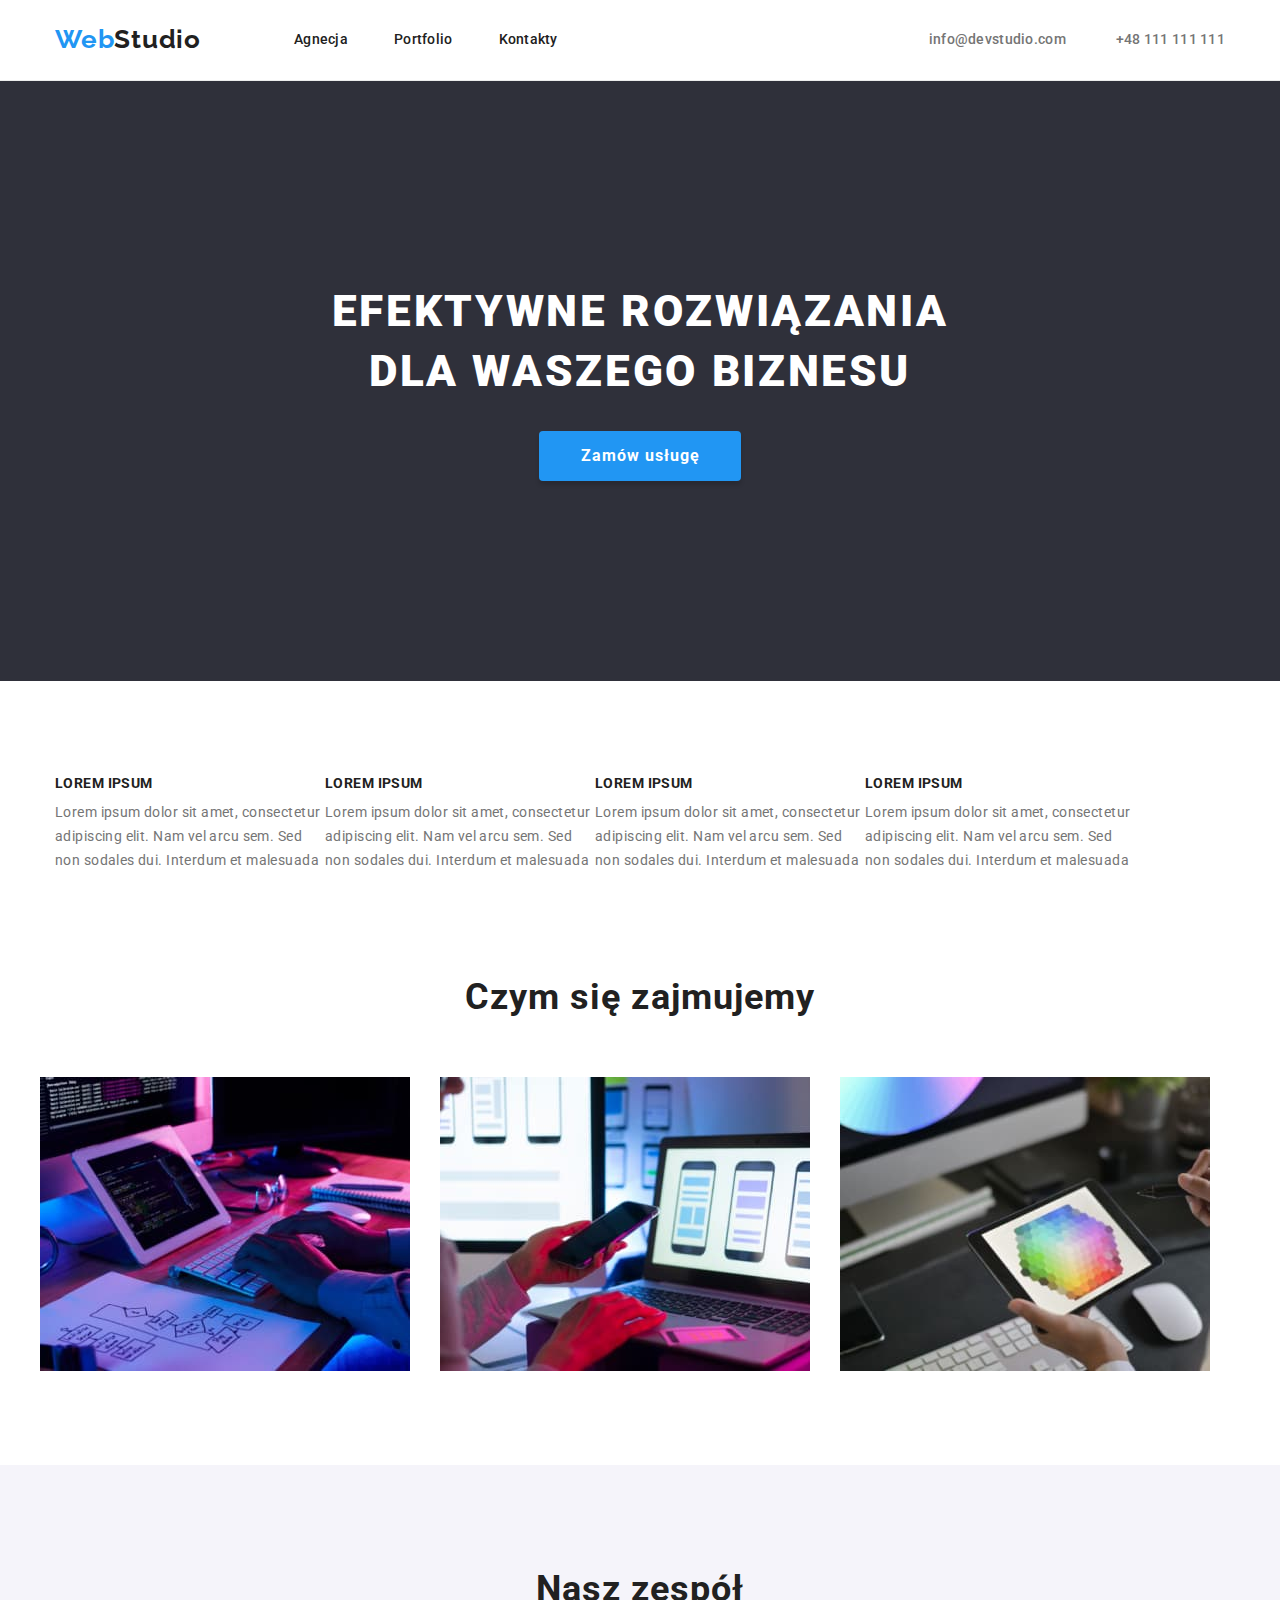
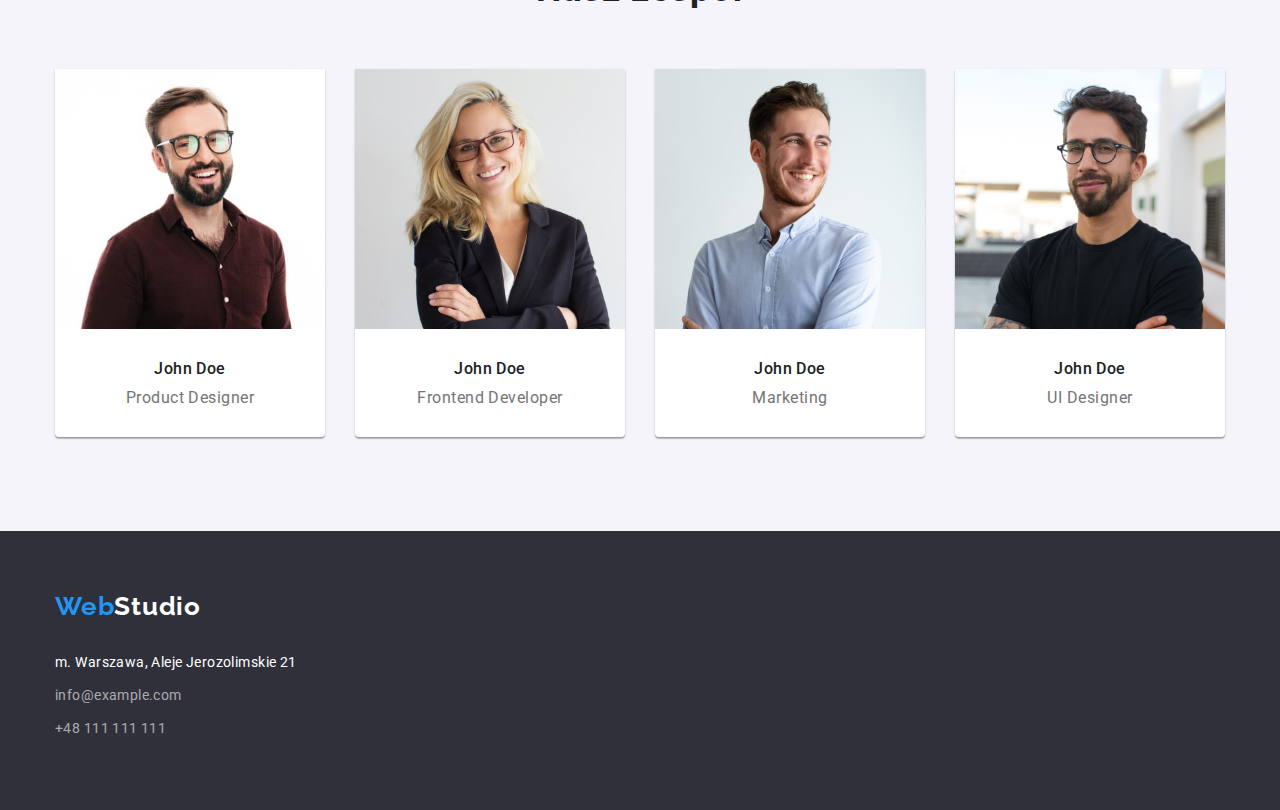
<file: index.html>
<!DOCTYPE html>
<html lang="en">
  <head>
    <meta charset="UTF-8" />
    <meta http-equiv="X-UA-Compatible" content="IE=edge" />
    <meta name="viewport" content="width=device-width, initial-scale=1.0" />
    <link
      rel="stylesheet"
      href="https://cdnjs.cloudflare.com/ajax/libs/modern-normalize/1.0.0/modern-normalize.min.css"
    />
    <link rel="stylesheet" href="css/styles.css" />
    <link rel="preconnect" href="https://fonts.googleapis.com" />
    <link rel="preconnect" href="https://fonts.gstatic.com" crossorigin />
    <link
      href="https://fonts.googleapis.com/css2?family=Raleway:wght@700&family=Roboto:wght@400;500;700;900&display=swap"
      rel="stylesheet"
    />
    <title>WebStudio</title>
  </head>
  <body>
    <header class="header">
      <div class="container">
        <nav class="navigation">
          <a class="navigation-logo" href="index.html"
            ><span class="logo-blue-theme">Web</span><span class="logo-light-theme">Studio</span></a
          >
          <ul class="navigation-list list">
            <li class="navigation-list-item">
              <a class="navigation-list-link" href="index.html">Agnecja</a>
            </li>
            <li class="navigation-list-item">
              <a class="navigation-list-link" href="portfolio.html">Portfolio</a>
            </li>
            <li class="navigation-list-item">
              <a class="navigation-list-link" href="#">Kontakty</a>
            </li>
          </ul>
        </nav>
        <ul class="address-list list">
          <li class="address-list-item">
            <a class="address-list-link" href="mailto:info@devstudio.com">info@devstudio.com</a>
          </li>
          <li class="address-list-item">
            <a class="address-list-link" href="tel:+48111111111">+48 111 111 111</a>
          </li>
        </ul>
      </div>
    </header>
    <main>
      <!-- Hero -->
      <section class="hero">
        <div class="container">
          <h1 class="hero-header">EFEKTYWNE ROZWIĄZANIA DLA WASZEGO BIZNESU</h1>
          <button class="modal-btn" type="button">Zamów usługę</button>
        </div>
      </section>
      <!-- Our strengths -->
      <section class="our-strengths section">
        <div class="container">
          <ul class="our-strengths-list list">
            <li class="our-strengths-list-item">
              <h3 class="our-strengths-header">LOREM IPSUM</h3>
              <p class="our-strengths-text">
                Lorem ipsum dolor sit amet, consectetur adipiscing elit. Nam vel arcu sem. Sed non
                sodales dui. Interdum et malesuada
              </p>
            </li>
            <li class="our-strengths-list-item">
              <h3 class="our-strengths-header">LOREM IPSUM</h3>
              <p class="our-strengths-text">
                Lorem ipsum dolor sit amet, consectetur adipiscing elit. Nam vel arcu sem. Sed non
                sodales dui. Interdum et malesuada
              </p>
            </li>
            <li class="our-strengths-list-item">
              <h3 class="our-strengths-header">LOREM IPSUM</h3>
              <p class="our-strengths-text">
                Lorem ipsum dolor sit amet, consectetur adipiscing elit. Nam vel arcu sem. Sed non
                sodales dui. Interdum et malesuada
              </p>
            </li>
            <li class="our-strengths-list-item">
              <h3 class="our-strengths-header">LOREM IPSUM</h3>
              <p class="our-strengths-text">
                Lorem ipsum dolor sit amet, consectetur adipiscing elit. Nam vel arcu sem. Sed non
                sodales dui. Interdum et malesuada
              </p>
            </li>
          </ul>
        </div>
      </section>
      <!-- Work -->
      <section class="work section">
        <div class="container">
          <h2 class="secondary-header">Czym się zajmujemy</h2>
          <ul class="work-list list">
            <li class="work-list-item">
              <img
                class="work-list-photo"
                src="./images/work/work_1.jpg"
                alt="programing"
                width="370"
                height="294"
              />
            </li>
            <li class="work-list-item">
              <img
                class="work-list-photo"
                src="./images/work/work_2.jpg"
                alt="mobile application"
                width="370"
                height="294"
              />
            </li>
            <li class="work-list-item">
              <img
                class="work-list-photo"
                src="./images/work/work_3.jpg"
                alt="color choice"
                width="370"
                height="294"
              />
            </li>
          </ul>
        </div>
      </section>
      <!-- Our team-->
      <section class="our-team section">
        <div class="container">
          <h2 class="secondary-header">Nasz zespół</h2>
          <ul class="our-team-list list">
            <li class="our-team-list-item">
              <img
                class="our-team-list-photo"
                src="./images/team/John_Doe_1.jpg"
                alt="John Doe 1 photo"
                width="270"
                height="260"
              />
              <h3 class="our-team-name">John Doe</h3>
              <p class="our-team-job">Product Designer</p>
            </li>
            <li class="our-team-list-item">
              <img
                class="our-team-list-photo"
                src="./images/team/John_Doe_2.jpg"
                alt="John Doe 2 photo"
                width="270"
                height="260"
              />
              <h3 class="our-team-name">John Doe</h3>
              <p class="our-team-job">Frontend Developer</p>
            </li>
            <li class="our-team-list-item">
              <img
                class="our-team-list-photo"
                src="./images/team/John_Doe_3.jpg"
                alt="John Doe 3 photo"
                width="270"
                height="260"
              />
              <h3 class="our-team-name">John Doe</h3>
              <p class="our-team-job">Marketing</p>
            </li>
            <li class="our-team-list-item">
              <img
                class="our-team-list-photo"
                src="./images/team/John_Doe_4.jpg"
                alt="John Doe 4 photo"
                width="270"
                height="260"
              />
              <h3 class="our-team-name">John Doe</h3>
              <p class="our-team-job">UI Designer</p>
            </li>
          </ul>
        </div>
      </section>
    </main>
    <footer class="footer">
      <div class="container">
        <a class="navigation-logo" href="index.html"
          ><span class="logo-blue-theme">Web</span><span class="logo-dark-theme">Studio</span></a
        >
        <address class="footer-address">
          <ul class="footer-address-list list">
            <li class="footer-address-list-item">
              <a
                class="footer-address-list-map"
                href="https://goo.gl/maps/gkjf9qV8hJjLytW16"
                target="_blank"
                >m. Warszawa, Aleje Jerozolimskie 21
              </a>
            </li>
            <li class="footer-address-list-item">
              <a class="footer-address-list-link" href="mailto:info@example.com"
                >info@example.com</a
              >
            </li>
            <li class="footer-address-list-item">
              <a class="footer-address-list-link" href="tel:+48111111111">+48 111 111 111</a>
            </li>
          </ul>
        </address>
      </div>
    </footer>
  </body>
</html>
</file>
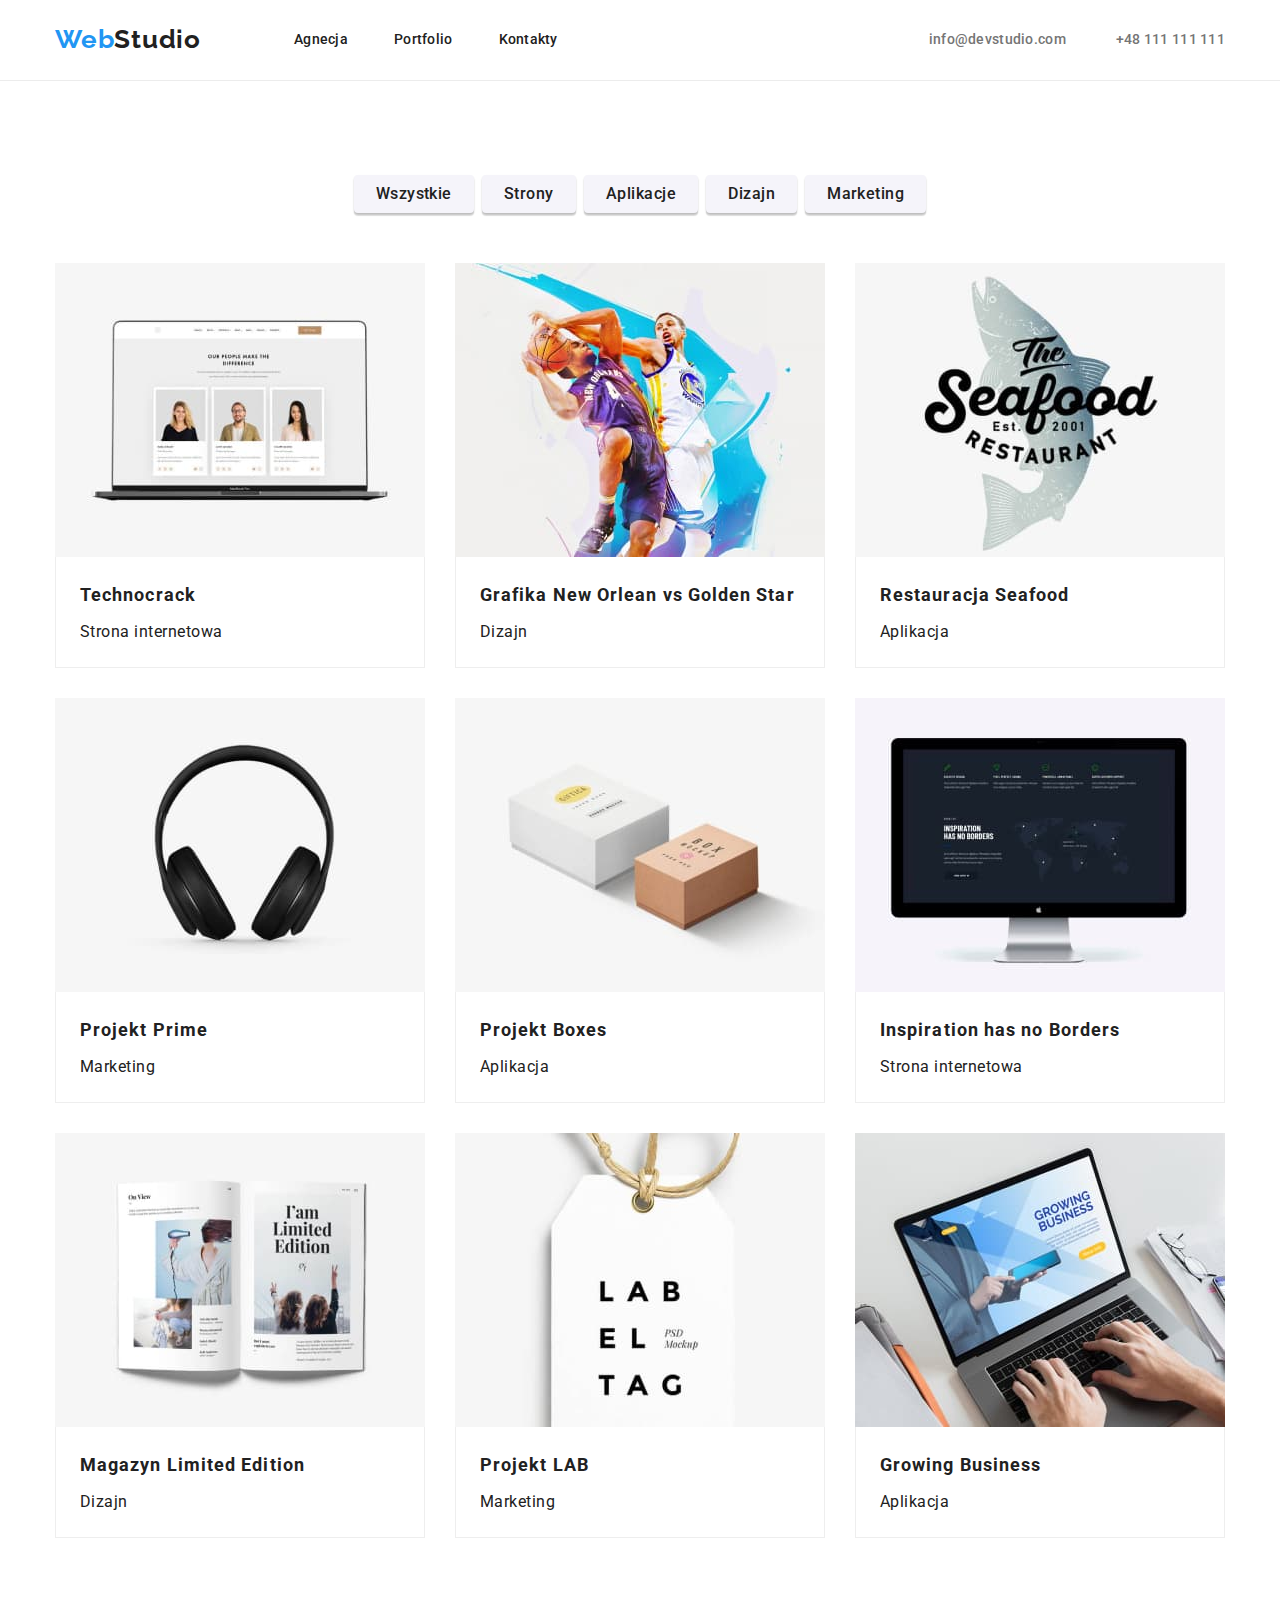
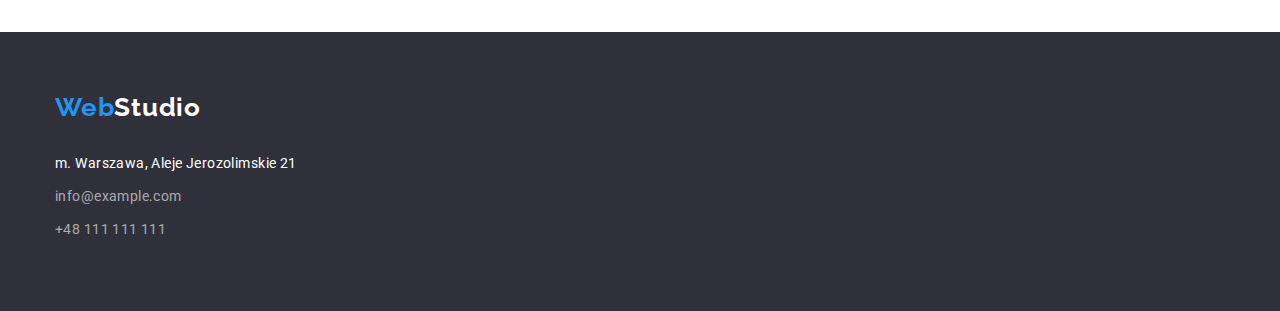
<file: portfolio.html>
<!DOCTYPE html>
<html lang="en">
  <head>
    <meta charset="UTF-8" />
    <meta http-equiv="X-UA-Compatible" content="IE=edge" />
    <meta name="viewport" content="width=device-width, initial-scale=1.0" />
    <link
      rel="stylesheet"
      href="https://cdnjs.cloudflare.com/ajax/libs/modern-normalize/1.0.0/modern-normalize.min.css"
    />
    <link rel="stylesheet" href="css/styles.css" />
    <link rel="preconnect" href="https://fonts.googleapis.com" />
    <link rel="preconnect" href="https://fonts.gstatic.com" crossorigin />
    <link
      href="https://fonts.googleapis.com/css2?family=Raleway:wght@700&family=Roboto:wght@400;500;700;900&display=swap"
      rel="stylesheet"
    />
    <title>Portfolio</title>
  </head>
  <body>
    <header class="header">
      <div class="container">
        <nav class="navigation">
          <a class="navigation-logo" href="index.html"
            ><span class="logo-blue-theme">Web</span><span class="logo-light-theme">Studio</span></a
          >
          <ul class="navigation-list list">
            <li class="navigation-list-item">
              <a class="navigation-list-link" href="index.html">Agnecja</a>
            </li>
            <li class="navigation-list-item">
              <a class="navigation-list-link" href="portfolio.html">Portfolio</a>
            </li>
            <li class="navigation-list-item">
              <a class="navigation-list-link" href="#">Kontakty</a>
            </li>
          </ul>
        </nav>
        <ul class="address-list list">
          <li class="address-list-item">
            <a class="address-list-link" href="mailto:info@devstudio.com">info@devstudio.com</a>
          </li>
          <li class="address-list-item">
            <a class="address-list-link" href="tel:+48111111111">+48 111 111 111</a>
          </li>
        </ul>
      </div>
    </header>

    <main>
      <!-- filters -->
      <section class="porfolio-filters section">
        <div class="filters-view container">
          <ul class="filters-list list">
            <li class="filters-list-item">
              <button class="filters-list-button" type="button">Wszystkie</button>
            </li>
            <li class="filters-list-item">
              <button class="filters-list-button" type="button">Strony</button>
            </li>
            <li class="filters-list-item">
              <button class="filters-list-button" type="button">Aplikacje</button>
            </li>
            <li class="filters-list-item">
              <button class="filters-list-button" type="button">Dizajn</button>
            </li>
            <li class="filters-list-item">
              <button class="filters-list-button" type="button">Marketing</button>
            </li>
          </ul>
        </div>
        <!-- project -->
        <div class="project">
          <div class="container">
            <ul class="project-list list">
              <li class="project-list-item">
                <img
                  class="project-list-photo"
                  src="./images/portfolio/technocrack.jpg"
                  alt="laptop"
                  width="370"
                  height="294"
                />
                <div class="project-list-wraper">
                  <h3 class="project-list-name">Technocrack</h3>
                  <p class="project-list-title">Strona internetowa</p>
                </div>
              </li>
              <li class="project-list-item">
                <img
                  class="project-list-photo"
                  src="./images/portfolio/neworleanvsgoldenstar.jpg"
                  alt="basketball players"
                  width="370"
                  height="294"
                />
                <div class="project-list-wraper">
                  <h3 class="project-list-name">Grafika New Orlean vs Golden Star</h3>
                  <p class="project-list-title">Dizajn</p>
                </div>
              </li>
              <li class="project-list-item">
                <img
                  class="project-list-photo"
                  src="./images/portfolio/seafood.jpg"
                  alt="fish"
                  width="370"
                  height="294"
                />
                <div class="project-list-wraper">
                  <h3 class="project-list-name">Restauracja Seafood</h3>
                  <p class="project-list-title">Aplikacja</p>
                </div>
              </li>
              <li class="project-list-item">
                <img
                  class="project-list-photo"
                  src="./images/portfolio/prime.jpg"
                  alt="headphones"
                  width="370"
                  height="294"
                />
                <div class="project-list-wraper">
                  <h3 class="project-list-name">Projekt Prime</h3>
                  <p class="project-list-title">Marketing</p>
                </div>
              </li>
              <li class="project-list-item">
                <img
                  class="project-list-photo"
                  src="./images/portfolio/boxes.jpg"
                  alt="boxes"
                  width="370"
                  height="294"
                />
                <div class="project-list-wraper">
                  <h3 class="project-list-name">Projekt Boxes</h3>
                  <p class="project-list-title">Aplikacja</p>
                </div>
              </li>
              <li class="project-list-item">
                <img
                  class="project-list-photo"
                  src="./images/portfolio/borders.jpg"
                  alt="monitor"
                  width="370"
                  height="294"
                />
                <div class="project-list-wraper">
                  <h3 class="project-list-name">Inspiration has no Borders</h3>
                  <p class="project-list-title">Strona internetowa</p>
                </div>
              </li>
              <li class="project-list-item">
                <img
                  class="project-list-photo"
                  src="./images/portfolio/magazyn.jpg"
                  alt="magazyn"
                  width="370"
                  height="294"
                />
                <div class="project-list-wraper">
                  <h3 class="project-list-name">Magazyn Limited Edition</h3>
                  <p class="project-list-title">Dizajn</p>
                </div>
              </li>
              <li class="project-list-item">
                <img
                  class="project-list-photo"
                  src="./images/portfolio/lab.jpg"
                  alt="label"
                  width="370"
                  height="294"
                />
                <div class="project-list-wraper">
                  <h3 class="project-list-name">Projekt LAB</h3>
                  <p class="project-list-title">Marketing</p>
                </div>
              </li>
              <li class="project-list-item">
                <img
                  class="project-list-photo"
                  src="./images/portfolio/growing.jpg"
                  alt="computer"
                  width="370"
                  height="294"
                />
                <div class="project-list-wraper">
                  <h3 class="project-list-name">Growing Business</h3>
                  <p class="project-list-title">Aplikacja</p>
                </div>
              </li>
            </ul>
          </div>
        </div>
      </section>
    </main>
    <footer class="footer">
      <div class="container">
        <a class="navigation-logo" href="index.html"
          ><span class="logo-blue-theme">Web</span><span class="logo-dark-theme">Studio</span></a
        >
        <address class="footer-address">
          <ul class="footer-address-list list">
            <li class="footer-address-list-item">
              <a
                class="footer-address-list-map"
                href="https://goo.gl/maps/gkjf9qV8hJjLytW16"
                target="_blank"
                >m. Warszawa, Aleje Jerozolimskie 21
              </a>
            </li>
            <li class="footer-address-list-item">
              <a class="footer-address-list-link" href="mailto:info@example.com"
                >info@example.com</a
              >
            </li>
            <li class="footer-address-list-item">
              <a class="footer-address-list-link" href="tel:+48111111111">+48 111 111 111</a>
            </li>
          </ul>
        </address>
      </div>
    </footer>
  </body>
</html>
</file>
<file: css/styles.css>
:root {
  --main-font: "Roboto", sans-serif;
  --secondary-font: "Raleway", sans-serif;
  --main-color: #212121;
  --blue-color: #2196f3;
  --white-color: #ffffff;
  --grey-color: #757575;
  --main-bgc: #e5e5e5;
  --second-bgc: #eeeeee;
  --white-bgc: #ffffff;
  --dark-bgc: #2f303a;
  --grey-bgc: #f5f4fa;
}

body {
  font-family: var(--main-font), "Raleway", sans-serif;
  color: var(--main-color);
}

h1,
h2,
h3,
h4,
h5,
h6 {
  margin: 0;
  padding: 0;
}

ol,
ul {
  margin: 0;
  padding: 0;
}

p {
  margin: 0;
  padding: 0;
}

img {
  display: block;
}

.list {
  list-style: none;
}

.header {
  border-bottom: 1px solid #ececec;
}

.container {
  width: 1200px;
  margin: 0 auto;
  padding: 0 15px;
  align-items: center;
}

.section {
  padding-top: 94px;
  /* padding-bottom: 94px; */
}

.section:not(.our-strengths) {
  padding-bottom: 94px;
}
/* ========== COMPONENTS ========== */

.navigation-list-link,
.address-list-link {
  font-weight: 500;
  font-size: 14px;
  line-height: 1.143;
  letter-spacing: 0.02em;
  text-decoration: none;
}

.our-team-name,
.our-team-job {
  font-size: 16px;
  line-height: 1.187;
  text-align: center;
  letter-spacing: 0.03em;
}

.footer-address-list-map,
.footer-address-list-link {
  font-size: 14px;
  line-height: 1.714;
  letter-spacing: 0.03em;
  text-decoration: none;
  font-style: normal;
}
/* ========== END COMPONENTS ========== */

/* ========== HEADER ========== */
.navigation-logo {
  font-family: var(--secondary-font);
  font-weight: 700;
  font-size: 26px;
  line-height: 1.192;
  letter-spacing: 0.03em;
  text-decoration: none;
}
.logo-blue-theme {
  color: var(--blue-color);
}
.logo-light-theme {
  color: var(--main-color);
}
.logo-dark-theme {
  color: var(--white-color);
}

.navigation-list-link {
  color: var(--main-color);
}

.address-list-link {
  color: var(--grey-color);
}

.navigation-list-link:hover,
.navigation-list-link:focus,
.address-list-link:hover,
.address-list-link:focus {
  color: #2196f3;
}

.header .container {
  display: flex;
  padding-top: 24px;
  padding-bottom: 25px;
  align-items: center;
}

.navigation {
  display: flex;
}

.navigation-logo {
  margin-right: 93px;
}

.navigation-list {
  display: flex;
  align-items: center;
}

.navigation-list-item:not(:last-child) {
  margin-right: 46px;
}

.address-list {
  display: flex;
  margin-left: auto;
}

.address-list-link {
  margin-left: 50px;
}

/* ========== END HEADER ========== */

/* ========== HERO ========== */

.hero .container {
  display: flex;
  flex-direction: column;
  padding-top: 200px;
  padding-bottom: 200px;
}

.hero-header {
  padding-bottom: 30px;
  max-width: 696px;
  font-weight: 900;
  font-size: 44px;
  line-height: 1.364;
  text-align: center;
  letter-spacing: 0.06em;
  text-transform: uppercase;
}
.hero {
  background-color: var(--dark-bgc);
  color: var(--white-color);
}

.modal-btn {
  padding: 10px 41px 10px 42px;
  font-weight: 700;
  font-size: 16px;
  line-height: 1.875;
  text-align: center;
  letter-spacing: 0.06em;
  background: var(--blue-color);
  box-shadow: 0px 4px 4px rgba(0, 0, 0, 0.15);
  border-radius: 4px;
  border: none;
  color: var(--white-color);
  cursor: pointer;
}
/* ========== END HERO ========== */

/* ========== OUR STRENGTHS ========== */

.our-strengths .container {
  display: flex;
}

.our-strengths-list {
  display: flex;
  justify-content: space-between;
}
.our-strengths-list-item {
  max-width: 270px;
  align-items: center;
}
.our-strengths-header {
  font-weight: 700;
  font-size: 14px;
  line-height: 1.143;
  letter-spacing: 0.03em;
  text-transform: uppercase;
}

.our-strengths-text {
  margin-top: 10px;
  font-size: 14px;
  line-height: 1.714;
  letter-spacing: 0.03em;
  color: var(--grey-color);
}
/* ========== END OUR STRENGTHS ========== */

/* ========== WORK ========== */
.work .container {
  display: flex;
  flex-direction: column;
}

.work-list {
  display: flex;
}

.secondary-header {
  padding-bottom: 50px;
  font-weight: 700;
  font-size: 36px;
  line-height: 1.667;
  text-align: center;
  letter-spacing: 0.03em;
}

/* .work-list-photo:not(:last-child) {
  margin-right: 30px;
} */

.work-list-photo {
  margin-right: 30px;
}
/* ========== END WORK ========== */

/* ========== OUR TEAM ========== */
.our-team .container {
  display: flex;
  flex-direction: column;
}

.our-team-list {
  display: flex;
}

.our-team-list-item {
  display: flex;
  flex-direction: column;
  background-color: var(--white-color);
  box-shadow: 0px 1px 3px rgba(0, 0, 0, 0.12), 0px 1px 1px rgba(0, 0, 0, 0.14),
    0px 2px 1px rgba(0, 0, 0, 0.2);
  border-radius: 0px 0px 4px 4px;
}

.our-team-list-item:not(:last-child) {
  margin-right: 30px;
}

.our-team {
  background-color: var(--grey-bgc);
}

.our-team-name {
  font-weight: 500;
  margin-top: 30px;
  margin-bottom: 10px;
}
.our-team-job {
  color: var(--grey-color);
  margin-bottom: 30px;
}
/* ========== END OUR TEAM ========== */

/* ========== FOOTER ========== */
.footer .container {
  display: flex;
  flex-direction: column;
  align-items: flex-start;
}

.footer {
  padding: 60px 0;
}

.footer-address-list-item {
  margin: 9px 0;
}

.footer .navigation-logo {
  margin-bottom: 20px;
}

.footer {
  background-color: var(--dark-bgc);
}
.footer-address-list-map {
  color: var(--white-color);
}

.footer-address-list-link {
  color: rgba(255, 255, 255, 0.6);
}

.footer-address-list-map:hover,
.footer-address-list-map:focus,
.footer-address-list-link:hover,
.footer-address-list-link:focus {
  color: var(--blue-color);
}
/* ========== END FOOTER ========== */

/* = = = = = = PORTFOLIO = = = = = = */

/* ========== FILTERS ========== */

.porfolio-filters .container {
  display: flex;
  justify-content: center;
}

.filters-list {
  display: flex;
  margin-bottom: 50px;
}

.filters-list-item:not(:last-child) {
  margin-right: 8px;
}

.filters-list-button {
  padding: 6px 22px;
  font-family: var(--main-font);
  font-weight: 500;
  font-size: 16px;
  line-height: 1.625;
  text-align: center;
  letter-spacing: 0.03em;
  color: var(--main-colorFont);
  background: var(--grey-bgc);
  box-shadow: 0px 3px 1px rgba(0, 0, 0, 0.1), 0px 1px 2px rgba(0, 0, 0, 0.08),
    0px 2px 2px rgba(0, 0, 0, 0.12);
  border-radius: 4px;
  border: none;
  cursor: pointer;
}

.filters-list-button:hover,
.filters-list-button:focus {
  color: var(--white-color);
  background: var(--blue-color);
  box-shadow: 0px 3px 1px rgba(0, 0, 0, 0.1), 0px 1px 2px rgba(0, 0, 0, 0.08),
    0px 2px 2px rgba(0, 0, 0, 0.12);
}

/* ========== END FILTERS ========== */

/* ========== PROJECT ========== */

.project-list {
  display: flex;
  justify-content: space-between;
  flex-wrap: wrap;
}

.project-list-item {
  background-color: var(--white-bgc);
  margin-bottom: 30px;
}

.project-list-wraper {
  border-right: 1px solid var(--second-bgc);
  border-bottom: 1px solid var(--second-bgc);
  border-left: 1px solid var(--second-bgc);
}

.project-list-item:nth-child(n + 7) {
  margin-bottom: 0;
}

.project-list-name {
  padding: 20px 24px 4px;
  font-weight: 700;
  font-size: 18px;
  line-height: 2;
  letter-spacing: 0.06em;
}

.project-list-title {
  padding-bottom: 20px;
  padding-left: 24px;
  font-size: 16px;
  line-height: 1.875;
  letter-spacing: 0.03em;
  color: var(--second-colorFont);
}

/* ========== END PROJECT ========== */

/* PORTFOLIO */
</file>
